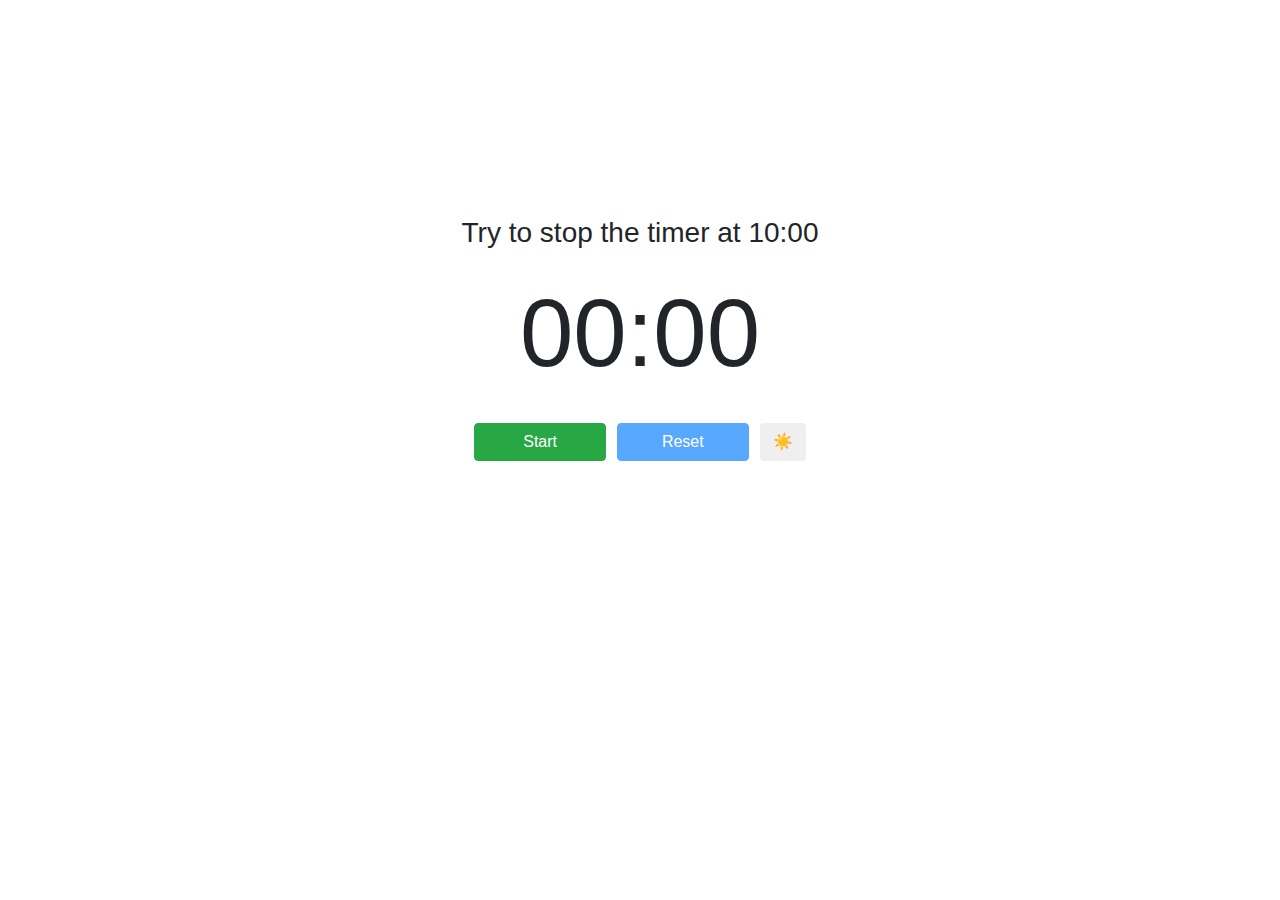
<file: index.html>
<!DOCTYPE html>
<html lang="en">
  <head>
    <meta charset="UTF-8" />
    <meta http-equiv="X-UA-Compatible" content="IE=edge" />
    <meta name="viewport" content="width=device-width, initial-scale=1.0" />
    <link rel="stylesheet" href="https://cdn.jsdelivr.net/npm/bootstrap@4.0.0/dist/css/bootstrap.min.css" integrity="sha384-Gn5384xqQ1aoWXA+058RXPxPg6fy4IWvTNh0E263XmFcJlSAwiGgFAW/dAiS6JXm" crossorigin="anonymous">
    <script src="https://code.jquery.com/jquery-3.2.1.slim.min.js" integrity="sha384-KJ3o2DKtIkvYIK3UENzmM7KCkRr/rE9/Qpg6aAZGJwFDMVNA/GpGFF93hXpG5KkN" crossorigin="anonymous"></script>
    <script src="https://cdn.jsdelivr.net/npm/popper.js@1.12.9/dist/umd/popper.min.js" integrity="sha384-ApNbgh9B+Y1QKtv3Rn7W3mgPxhU9K/ScQsAP7hUibX39j7fakFPskvXusvfa0b4Q" crossorigin="anonymous"></script>
    <script src="https://cdn.jsdelivr.net/npm/bootstrap@4.0.0/dist/js/bootstrap.min.js" integrity="sha384-JZR6Spejh4U02d8jOt6vLEHfe/JQGiRRSQQxSfFWpi1MquVdAyjUar5+76PVCmYl" crossorigin="anonymous"></script>
    <title>Timer Game</title>
    <link rel="stylesheet" href="style.css">
  </head>
  <body>
    <div class="container col-12 col-sm-4 shadow-lg p-3 mb-5 rounded text-center" style='margin-top:200px' >
      <h3 class="target">Try to stop the timer at 10:00</h3>
      <h1 class="app display-1" style='margin-top:25px;margin-bottom:25px'>00:00<h1>
      <button class="start btn btn-success col-12 col-sm-4 text-center"  onclick="startTimer(this)">Start</button>
      <button class="reset btn btn-primary col-12 col-sm-4 text-center"  disabled="true">Reset</button>
      <button class="dark btn" onclick="toggleDarkTheme()">☀️</button>
      <h3 class="verdict"></h3>
    </div>
    <script src="app.js"></script>
  </body>
</html>
<!-- Author : Lochan Melam -->
</file>
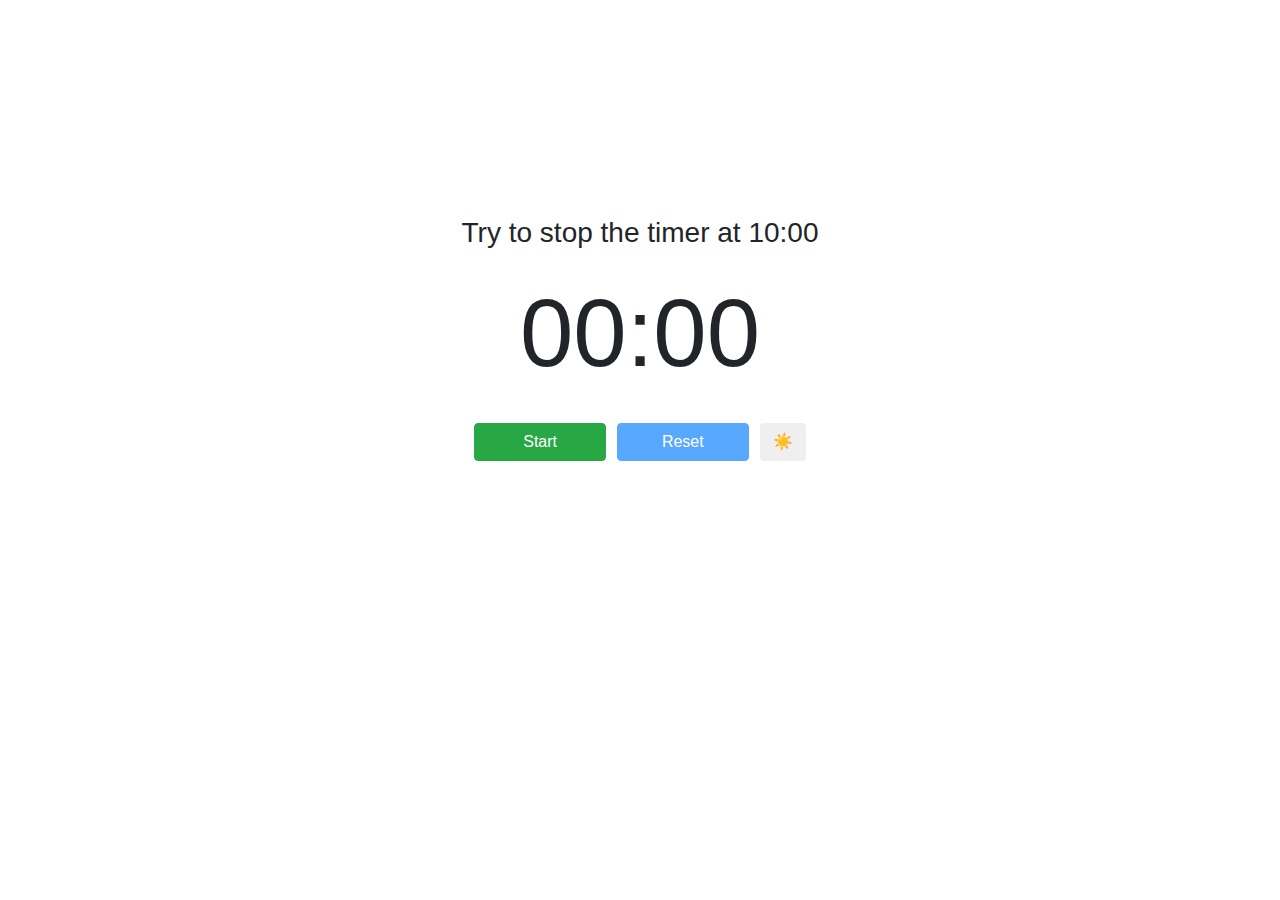
<file: app.html>
<!DOCTYPE html>
<html lang="en">
  <head>
    <meta charset="UTF-8" />
    <meta http-equiv="X-UA-Compatible" content="IE=edge" />
    <meta name="viewport" content="width=device-width, initial-scale=1.0" />
    <link rel="stylesheet" href="https://cdn.jsdelivr.net/npm/bootstrap@4.0.0/dist/css/bootstrap.min.css" integrity="sha384-Gn5384xqQ1aoWXA+058RXPxPg6fy4IWvTNh0E263XmFcJlSAwiGgFAW/dAiS6JXm" crossorigin="anonymous">
    <script src="https://code.jquery.com/jquery-3.2.1.slim.min.js" integrity="sha384-KJ3o2DKtIkvYIK3UENzmM7KCkRr/rE9/Qpg6aAZGJwFDMVNA/GpGFF93hXpG5KkN" crossorigin="anonymous"></script>
    <script src="https://cdn.jsdelivr.net/npm/popper.js@1.12.9/dist/umd/popper.min.js" integrity="sha384-ApNbgh9B+Y1QKtv3Rn7W3mgPxhU9K/ScQsAP7hUibX39j7fakFPskvXusvfa0b4Q" crossorigin="anonymous"></script>
    <script src="https://cdn.jsdelivr.net/npm/bootstrap@4.0.0/dist/js/bootstrap.min.js" integrity="sha384-JZR6Spejh4U02d8jOt6vLEHfe/JQGiRRSQQxSfFWpi1MquVdAyjUar5+76PVCmYl" crossorigin="anonymous"></script>
    <title>Timer Game</title>
    <style >
      .dark-mode {
        background-color: black;
        color: white;
      }
    </style>
  </head>
  <body>
    <div class="container col-12 col-sm-4 shadow-lg p-3 mb-5 rounded text-center" style='margin-top:200px' >
      
      <h3 class="target">Try to stop the timer at 10:00</h3>
      <h1 class="app display-1" style='margin-top:25px;margin-bottom:25px'>00:00<h1>
      <button class="start btn btn-success col-12 col-sm-4 text-center"  onclick="startTimer(this)">Start</button>
      <button class="reset btn btn-primary col-12 col-sm-4 text-center"  disabled="true">Reset</button>
      <button class="dark btn" onclick="toggleDarkTheme()">☀️</button>
    </div>
    <script>
      var sec = 0;
      var microSec = 0;
      var sun = "☀️"
      var moon = "🌙"
      var element = document.querySelector(".app");
      function startTimer(tag) {
        if (tag.start) {
          clearInterval(tag.start);
          tag.start = false;
          tag.removeAttribute("onclick");
          tag.disabled=true
          document
            .querySelector(".reset")
            .setAttribute("onclick", "resetTimer(this)");
            document
          .querySelector(".reset").disabled=false
        } else {
          tag.start = setInterval(executeTimer, 20);
          tag.innerHTML = "Stop";
          tag.classList.remove("btn-success")
          tag.classList.add("btn-danger")
          
        }
      }
      function resetTimer(tag) {
        element.innerText = "00:00";
        sec = 0;
        microSec = 0;
        var randomsecsTarget = Math.floor(Math.random() * 20 + 1);
        var randommicroSecTarget = Math.floor(Math.random() * 59 + 1);
        document.querySelector(".target").innerText = `try to stop timer at ${
          randomsecsTarget > 9 ? randomsecsTarget : "0" + randomsecsTarget
        }:${randommicroSecTarget > 9 ? randommicroSecTarget : "0" + randommicroSecTarget}`;
        tag.removeAttribute("onclick");
        tag.disabled=true
        document
          .querySelector(".start")
          .setAttribute("onclick", "startTimer(this)");
          document
          .querySelector(".start").innerText = "Start"
          document
          .querySelector(".start").classList.remove("btn-danger")
          document
          .querySelector(".start").classList.add("btn-success")
          document
          .querySelector(".start").disabled=false
          
      }
      function executeTimer() {
        if (sec < 20) {
          microSec++;
          if (microSec == 60) {
            sec++;
            microSec = 0;
          }
        }
        var text;
        if (sec < 10 && microSec < 10) {
          text = `0${sec}:0${microSec}`;
        } else if (sec < 10) {
          text = `0${sec}:${microSec}`;
        } else if (microSec < 10) {
          text = `${sec}:0${microSec}`;
        } else {
          text = `${sec}:${microSec}`;
        }
        element.innerText = text;
      }
      function toggleDarkTheme() {
        var element = document.body;
        element.classList.toggle('dark-mode');
        var button = document.querySelector(".dark")
        button.innerText = button.innerText==sun ? moon : sun 
      }
    </script>
  </body>
</html>
<!-- Author : Lochan Melam -->
</file>
<file: style.css>
/* styling to enable dark mode */
.dark-mode {
  background-color: black;
  color: white;
}
/* Author : Lochan Melam  */
</file>
